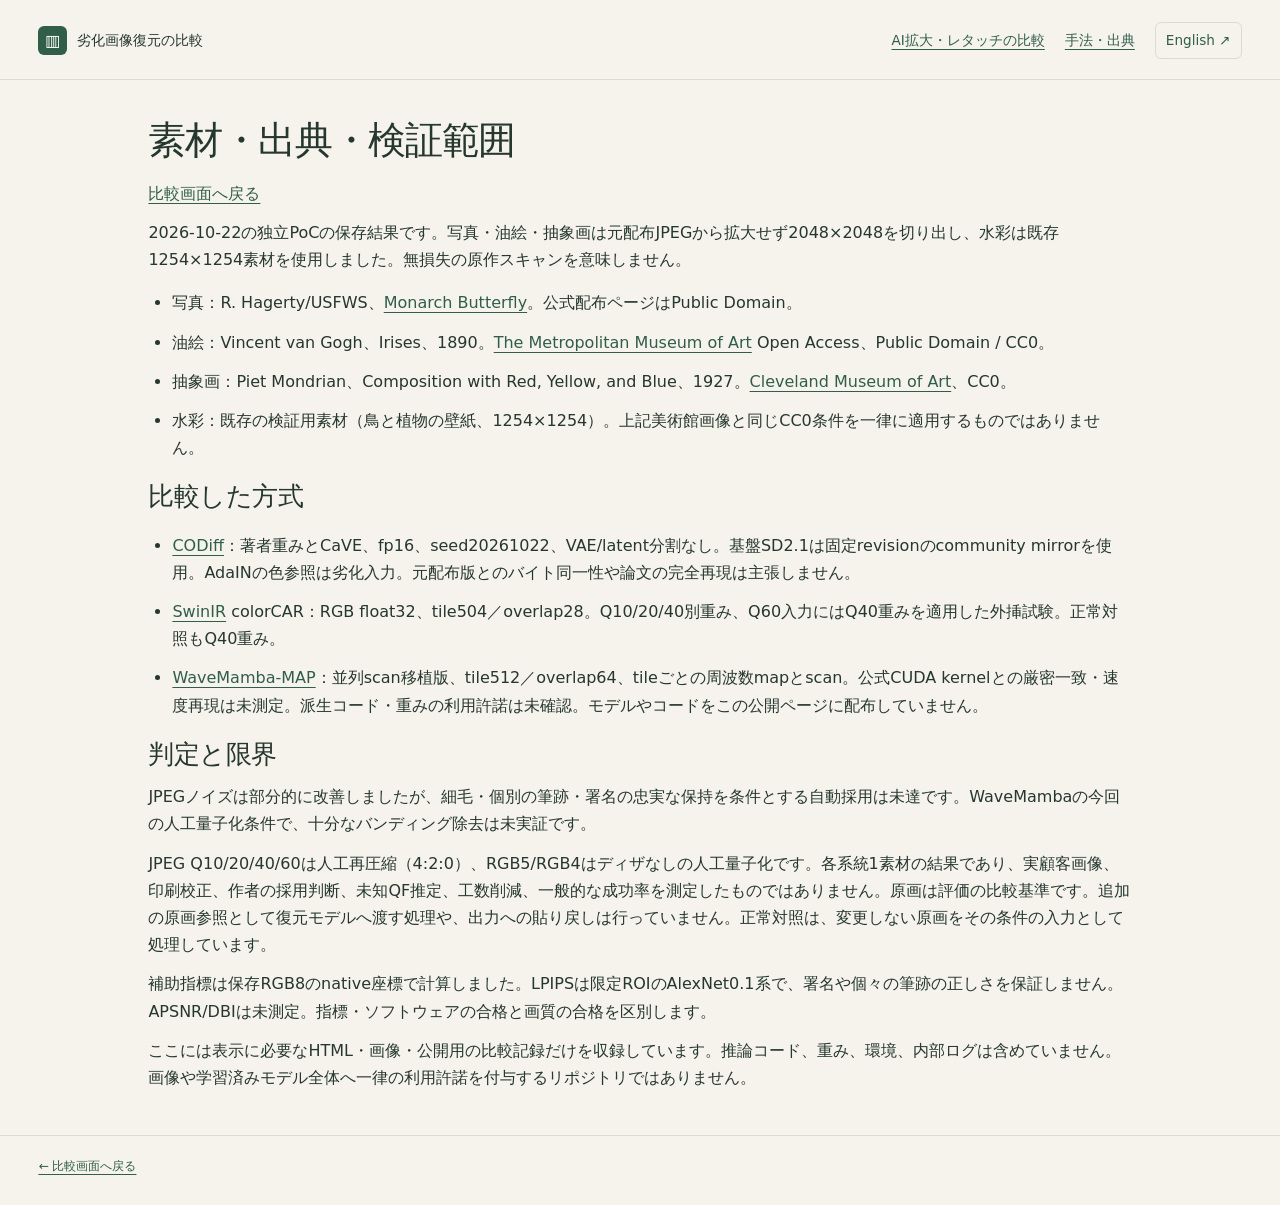
<file: credits.html>
<!doctype html>
<html lang="ja"><head><meta charset="utf-8"><meta name="viewport" content="width=device-width, initial-scale=1"><title>出典・方法・評価範囲</title><link rel="stylesheet" href="assets/site.css"></head>
<body class="credits-page"><a class="skip-link" href="#main">本文へ</a><header>
    <a class="brand" href="./"><span class="brand-mark" aria-hidden="true">▥</span>劣化画像復元の比較</a>
    <nav aria-label="ページ案内"><a href="https://mxd2024.github.io/image-repair-comparison/">AI拡大・レタッチの比較</a><a href="credits.html">手法・出典</a><a id="language-link" class="language-link" href="en/credits.html" lang="en" hreflang="en">English ↗</a></nav>
  </header><main id="main" class="document-content"><h1>素材・出典・検証範囲</h1><p><a href="index.html">比較画面へ戻る</a></p>
<p>2026-10-22の独立PoCの保存結果です。写真・油絵・抽象画は元配布JPEGから拡大せず2048×2048を切り出し、水彩は既存1254×1254素材を使用しました。無損失の原作スキャンを意味しません。</p>
<ul><li>写真：R. Hagerty/USFWS、<a href="https://www.fws.gov/media/monarch-butterfly">Monarch Butterfly</a>。公式配布ページはPublic Domain。</li>
<li>油絵：Vincent van Gogh、Irises、1890。<a href="https://www.metmuseum.org/art/collection/search/436528">The Metropolitan Museum of Art</a> Open Access、Public Domain / CC0。</li>
<li>抽象画：Piet Mondrian、Composition with Red, Yellow, and Blue、1927。<a href="https://www.clevelandart.org/art/1967.215">Cleveland Museum of Art</a>、CC0。</li>
<li>水彩：既存の検証用素材（鳥と植物の壁紙、1254×1254）。上記美術館画像と同じCC0条件を一律に適用するものではありません。</li></ul>
<h2>比較した方式</h2><ul><li><a href="https://github.com/jp-guo/CODiff">CODiff</a>：著者重みとCaVE、fp16、seed20261022、VAE/latent分割なし。基盤SD2.1は固定revisionのcommunity mirrorを使用。AdaINの色参照は劣化入力。元配布版とのバイト同一性や論文の完全再現は主張しません。</li>
<li><a href="https://github.com/JingyunLiang/SwinIR">SwinIR</a> colorCAR：RGB float32、tile504／overlap28。Q10/20/40別重み、Q60入力にはQ40重みを適用した外挿試験。正常対照もQ40重み。</li>
<li><a href="https://github.com/xinyiW915/Debanding-PCS2025">WaveMamba-MAP</a>：並列scan移植版、tile512／overlap64、tileごとの周波数mapとscan。公式CUDA kernelとの厳密一致・速度再現は未測定。派生コード・重みの利用許諾は未確認。モデルやコードをこの公開ページに配布していません。</li></ul>
<h2>判定と限界</h2><p>JPEGノイズは部分的に改善しましたが、細毛・個別の筆跡・署名の忠実な保持を条件とする自動採用は未達です。WaveMambaの今回の人工量子化条件で、十分なバンディング除去は未実証です。</p>
<p>JPEG Q10/20/40/60は人工再圧縮（4:2:0）、RGB5/RGB4はディザなしの人工量子化です。各系統1素材の結果であり、実顧客画像、印刷校正、作者の採用判断、未知QF推定、工数削減、一般的な成功率を測定したものではありません。原画は評価の比較基準です。追加の原画参照として復元モデルへ渡す処理や、出力への貼り戻しは行っていません。正常対照は、変更しない原画をその条件の入力として処理しています。</p>
<p>補助指標は保存RGB8のnative座標で計算しました。LPIPSは限定ROIのAlexNet0.1系で、署名や個々の筆跡の正しさを保証しません。APSNR/DBIは未測定。指標・ソフトウェアの合格と画質の合格を区別します。</p>
<p>ここには表示に必要なHTML・画像・公開用の比較記録だけを収録しています。推論コード、重み、環境、内部ログは含めていません。画像や学習済みモデル全体へ一律の利用許諾を付与するリポジトリではありません。</p>
</main><footer><a href="index.html">← 比較画面へ戻る</a></footer></body></html>
</file>
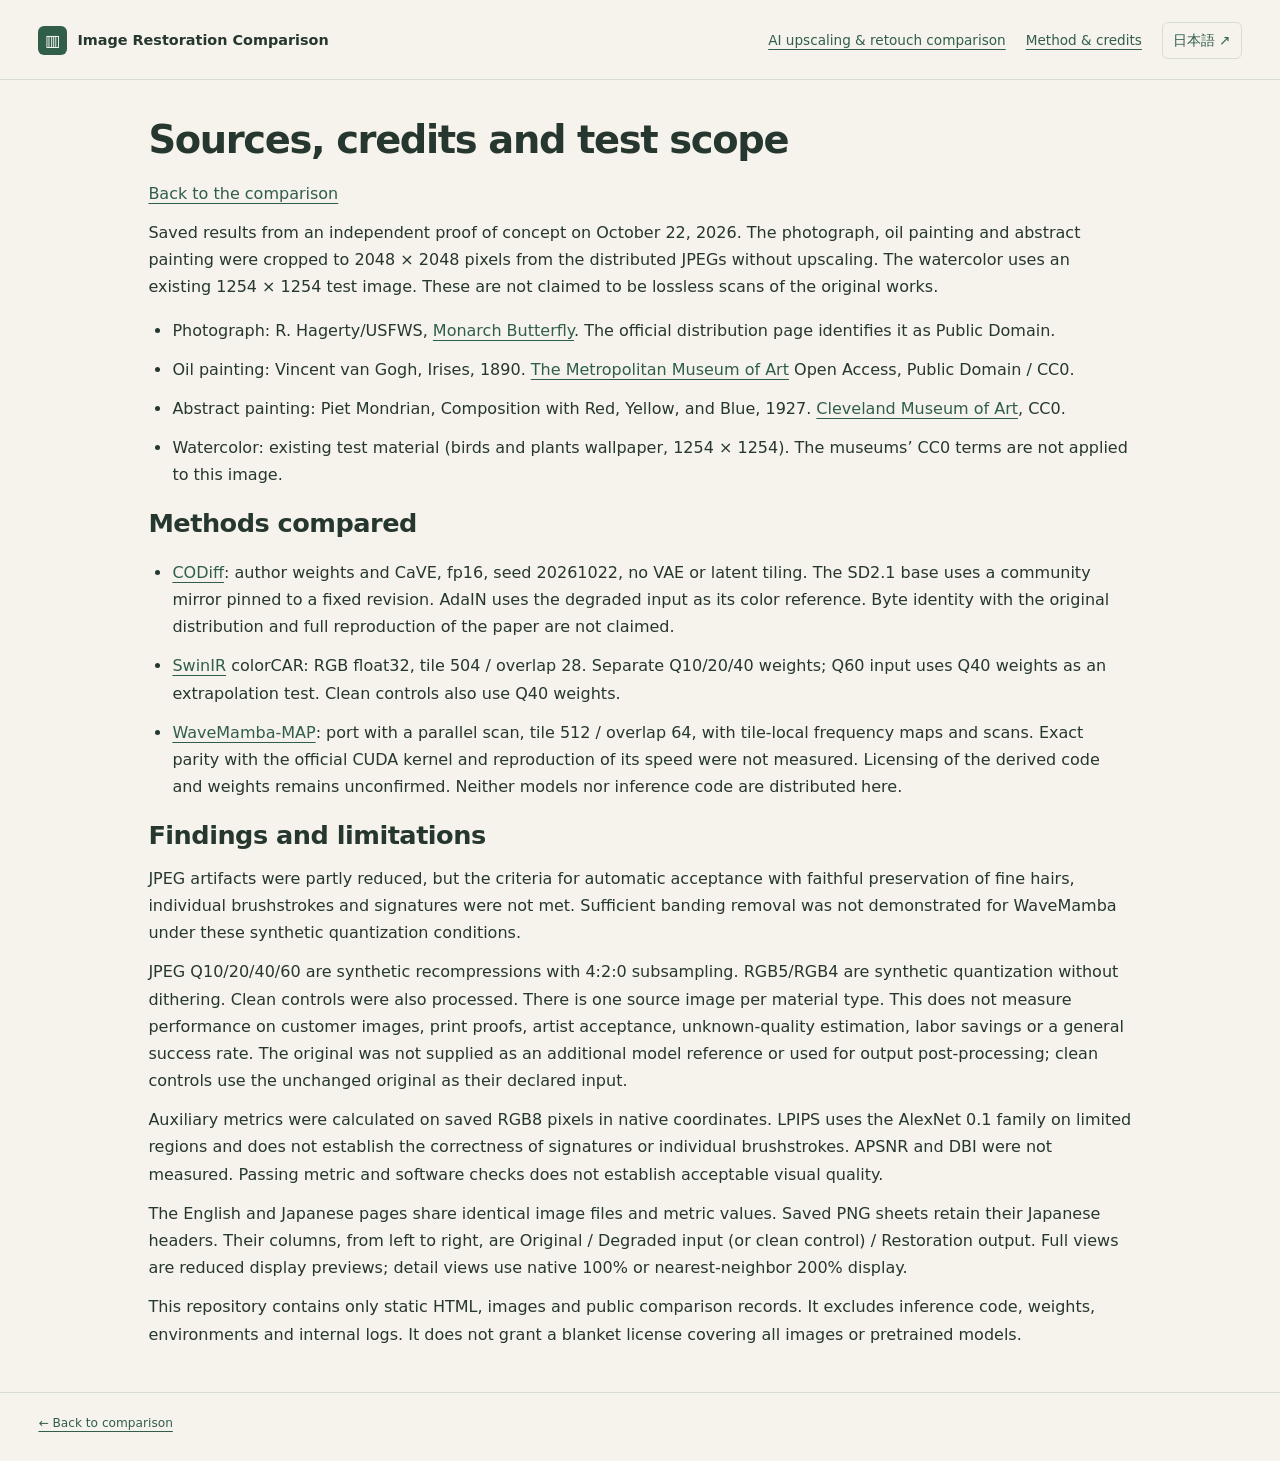
<file: en/credits.html>
<!doctype html>
<html lang="en"><head><meta charset="utf-8"><meta name="viewport" content="width=device-width, initial-scale=1"><title>Sources, method &amp; scope</title><link rel="stylesheet" href="../assets/site.css"></head>
<body class="credits-page"><a class="skip-link" href="#main">Skip to content</a><header>
    <a class="brand" href="./"><span class="brand-mark" aria-hidden="true">▥</span>Image Restoration Comparison</a>
    <nav aria-label="Page navigation"><a href="https://mxd2024.github.io/image-repair-comparison/en/">AI upscaling &amp; retouch comparison</a><a href="credits.html">Method &amp; credits</a><a id="language-link" class="language-link" href="../credits.html" lang="ja" hreflang="ja">日本語 ↗</a></nav>
  </header><main id="main" class="document-content"><h1>Sources, credits and test scope</h1><p><a href="index.html">Back to the comparison</a></p>
<p>Saved results from an independent proof of concept on October 22, 2026. The photograph, oil painting and abstract painting were cropped to 2048 × 2048 pixels from the distributed JPEGs without upscaling. The watercolor uses an existing 1254 × 1254 test image. These are not claimed to be lossless scans of the original works.</p>
<ul><li>Photograph: R. Hagerty/USFWS, <a href="https://www.fws.gov/media/monarch-butterfly">Monarch Butterfly</a>. The official distribution page identifies it as Public Domain.</li>
<li>Oil painting: Vincent van Gogh, Irises, 1890. <a href="https://www.metmuseum.org/art/collection/search/436528">The Metropolitan Museum of Art</a> Open Access, Public Domain / CC0.</li>
<li>Abstract painting: Piet Mondrian, Composition with Red, Yellow, and Blue, 1927. <a href="https://www.clevelandart.org/art/1967.215">Cleveland Museum of Art</a>, CC0.</li>
<li>Watercolor: existing test material (birds and plants wallpaper, 1254 × 1254). The museums’ CC0 terms are not applied to this image.</li></ul>
<h2>Methods compared</h2><ul><li><a href="https://github.com/jp-guo/CODiff">CODiff</a>: author weights and CaVE, fp16, seed 20261022, no VAE or latent tiling. The SD2.1 base uses a community mirror pinned to a fixed revision. AdaIN uses the degraded input as its color reference. Byte identity with the original distribution and full reproduction of the paper are not claimed.</li>
<li><a href="https://github.com/JingyunLiang/SwinIR">SwinIR</a> colorCAR: RGB float32, tile 504 / overlap 28. Separate Q10/20/40 weights; Q60 input uses Q40 weights as an extrapolation test. Clean controls also use Q40 weights.</li>
<li><a href="https://github.com/xinyiW915/Debanding-PCS2025">WaveMamba-MAP</a>: port with a parallel scan, tile 512 / overlap 64, with tile-local frequency maps and scans. Exact parity with the official CUDA kernel and reproduction of its speed were not measured. Licensing of the derived code and weights remains unconfirmed. Neither models nor inference code are distributed here.</li></ul>
<h2>Findings and limitations</h2><p>JPEG artifacts were partly reduced, but the criteria for automatic acceptance with faithful preservation of fine hairs, individual brushstrokes and signatures were not met. Sufficient banding removal was not demonstrated for WaveMamba under these synthetic quantization conditions.</p>
<p>JPEG Q10/20/40/60 are synthetic recompressions with 4:2:0 subsampling. RGB5/RGB4 are synthetic quantization without dithering. Clean controls were also processed. There is one source image per material type. This does not measure performance on customer images, print proofs, artist acceptance, unknown-quality estimation, labor savings or a general success rate. The original was not supplied as an additional model reference or used for output post-processing; clean controls use the unchanged original as their declared input.</p>
<p>Auxiliary metrics were calculated on saved RGB8 pixels in native coordinates. LPIPS uses the AlexNet 0.1 family on limited regions and does not establish the correctness of signatures or individual brushstrokes. APSNR and DBI were not measured. Passing metric and software checks does not establish acceptable visual quality.</p>
<p>The English and Japanese pages share identical image files and metric values. Saved PNG sheets retain their Japanese headers. Their columns, from left to right, are Original / Degraded input (or clean control) / Restoration output. Full views are reduced display previews; detail views use native 100% or nearest-neighbor 200% display.</p>
<p>This repository contains only static HTML, images and public comparison records. It excludes inference code, weights, environments and internal logs. It does not grant a blanket license covering all images or pretrained models.</p></main><footer><a href="index.html">← Back to comparison</a></footer></body></html>
</file>
<file: assets/site.css>
:root{color-scheme:light;--paper:#f5f3eb;--panel:#fffdf7;--ink:#26372f;--muted:#617067;--green:#315e49;--line:#d8ddd1;--pale:#e8eee2;--warning:#795c30;--radius:12px;font-family:"Hiragino Kaku Gothic ProN","Yu Gothic",Meiryo,system-ui,sans-serif;font-synthesis:none}
*{box-sizing:border-box}html{scroll-behavior:smooth}body{margin:0;background:var(--paper);color:var(--ink);line-height:1.7;overflow-wrap:anywhere}button,input,select{font:inherit}button,select,input[type=range]{cursor:pointer}button,select{min-height:44px}button{border:1px solid var(--line);border-radius:7px;background:var(--panel);color:var(--ink);padding:9px 16px}button:hover{background:var(--pale)}button:disabled{cursor:wait;opacity:.6}a{color:var(--green);text-underline-offset:4px}a:hover{text-decoration-thickness:2px}button:focus-visible,a:focus-visible,select:focus-visible,input:focus-visible,[tabindex]:focus-visible{outline:3px solid #b68c3f;outline-offset:3px}h1,h2,h3,p{margin-top:0}h1{font-size:clamp(1.75rem,3vw,2.7rem);line-height:1.45;letter-spacing:-.035em;margin-bottom:12px}h2{font-size:clamp(1.25rem,2vw,1.6rem);line-height:1.5;letter-spacing:-.02em;margin-bottom:10px}h3{font-size:1rem;line-height:1.6;margin-bottom:8px}p{margin-bottom:12px}main,header,footer{max-width:1600px;margin:auto;padding-inline:clamp(16px,3vw,48px)}header{display:flex;align-items:center;justify-content:space-between;gap:16px;padding-top:22px;padding-bottom:20px;border-bottom:1px solid var(--line)}.brand{display:flex;align-items:center;gap:10px;color:var(--ink);font-weight:700;font-size:.9rem;text-decoration:none}.brand-mark{width:29px;height:29px;background:var(--green);display:grid;place-items:center;border-radius:6px;color:#fff;font-size:16px}nav{display:flex;align-items:center;gap:20px;font-size:.85rem;white-space:nowrap}.language-link{padding:6px 10px;border:1px solid var(--line);border-radius:6px;text-decoration:none}.intro{padding-block:32px 24px;max-width:900px}.eyebrow{font-family:system-ui,sans-serif;font-size:.72rem;font-weight:650;letter-spacing:.13em;color:var(--green);margin-bottom:10px}.intro p:last-child{color:var(--muted);font-size:.95rem;max-width:760px;margin-bottom:0}.section-label{display:flex;align-items:baseline;gap:12px;margin-bottom:14px}.section-label span{font-family:system-ui,sans-serif;color:var(--green);font-size:.75rem;letter-spacing:.12em}.section-label h2{margin:0;font-size:1.1rem}.case-list{display:grid;grid-template-columns:repeat(var(--case-count,3),minmax(0,1fr));gap:12px;margin-bottom:20px}.case-button{display:flex;align-items:center;text-align:left;gap:14px;padding:10px 14px;border-radius:var(--radius);background:transparent;min-width:0}.case-button img{width:56px;height:56px;object-fit:cover;border-radius:6px;flex:none}.case-button span{font-weight:650;font-size:.9rem}.case-button[aria-pressed=true]{border-color:var(--green);background:var(--pale);box-shadow:inset 0 0 0 1px var(--green)}.comparison{background:var(--panel);border:1px solid var(--line);border-radius:var(--radius);overflow:hidden}.selection-controls{display:grid;grid-template-columns:minmax(0,1fr) auto minmax(0,1fr);gap:14px;align-items:end;padding:20px 22px 16px}.control{display:flex;flex-direction:column;gap:5px;min-width:0}.control label,.control-label{font-size:.74rem;font-weight:650;color:var(--muted)}select{width:100%;border:1px solid var(--line);border-radius:7px;background:var(--panel);padding:9px 32px 9px 11px;color:var(--ink);min-width:0;max-width:100%;font-size:.88rem}.swap-button{height:44px;padding:8px 14px;min-width:46px;font-size:1.2rem;line-height:1}.view-controls{display:grid;grid-template-columns:minmax(0,1fr) 190px;gap:14px;padding:0 22px 16px}.blend-controls{margin:0 22px 16px;padding:12px 14px;border:1px solid var(--line);border-radius:8px;display:grid;grid-template-columns:auto minmax(0,1fr) minmax(0,1fr);align-items:center;gap:14px;background:#f4f5ec}.blend-controls[hidden]{display:none}.blend-controls legend{font-size:.75rem;color:var(--muted);font-weight:650;padding-inline:6px}.blend-controls .blend-help{font-size:.75rem;color:var(--muted);margin:0;grid-column:1/-1}.blend-tag{color:var(--green);font-size:.8rem;font-weight:650}.image-viewport{height:clamp(320px,64vh,740px);overflow:auto;background:#e5e6dd;overscroll-behavior:contain;border-block:1px solid var(--line);position:relative}.viewport-inner{width:max-content;height:max-content;min-width:100%;min-height:100%;padding:16px;display:flex}.image-stage{position:relative;overflow:hidden;flex:none;margin:auto;background:#dadcd3}.image-stage img{position:absolute;max-width:none;display:block;image-rendering:pixelated;user-select:none;pointer-events:none}.right-layer{position:absolute;inset:0;overflow:hidden}.divider{position:absolute;top:0;bottom:0;width:3px;background:#fff;box-shadow:0 0 0 1px #26372f50;transform:translateX(-50%);cursor:ew-resize;touch-action:none;z-index:3}.divider-grip{position:absolute;top:50%;left:50%;transform:translate(-50%,-50%);background:var(--green);color:white;border:2px solid white;border-radius:100px;width:40px;height:54px;display:grid;place-items:center;font-family:system-ui,sans-serif;font-size:16px;box-shadow:0 2px 10px #0003;letter-spacing:-4px;padding-right:4px}.viewer-caption{display:flex;justify-content:space-between;gap:16px;padding:10px 22px;color:var(--muted);font-size:.78rem;border-bottom:1px solid var(--line)}.viewer-caption strong{font-weight:650;color:var(--green)}.position-controls{display:grid;grid-template-columns:auto minmax(0,1fr) auto;align-items:center;gap:14px;padding:14px 22px 8px}.position-controls label,.position-controls output{font-size:.76rem;color:var(--muted)}input[type=range]{width:100%;accent-color:var(--green);margin:0;min-width:0;min-height:30px}.viewer-meta{padding:0 22px 14px;display:flex;justify-content:space-between;gap:12px;flex-wrap:wrap;color:var(--muted);font-size:.7rem}.viewer-meta p{margin:0}.status{min-height:1.7em}.status[data-error=true]{color:#a32f2f}.comparison.busy .image-stage{opacity:.45}.comparison.busy .divider{visibility:hidden}.detail-section,.findings,.method-section{padding-top:32px}.section-description{color:var(--muted);font-size:.86rem;margin-bottom:16px}.detail-grid{display:grid;grid-template-columns:repeat(3,minmax(0,1fr));gap:14px}.detail-card{min-width:0;border:1px solid var(--line);border-radius:var(--radius);overflow:hidden;background:var(--panel);margin:0}.detail-card figcaption{padding:11px 14px;font-size:.78rem;font-weight:650;border-bottom:1px solid var(--line);min-height:54px;display:flex;align-items:center}.detail-viewport{overflow:auto;height:270px;background:#e5e6dd;overscroll-behavior:contain}.detail-viewport .viewport-inner{padding:12px}.detail-meta{font-size:.72rem;color:var(--muted);margin-top:10px}.finding-grid{display:grid;grid-template-columns:1.2fr 1fr 1fr;gap:14px}.finding{padding:20px 22px;border-top:3px solid var(--line);background:var(--panel);border-radius:0 0 var(--radius) var(--radius)}.finding:first-child{border-top-color:var(--green)}.finding p{font-size:.85rem;color:var(--muted);margin:0}.finding-number{font-family:system-ui,sans-serif;color:var(--green);font-size:.72rem;letter-spacing:.08em;display:block;margin-bottom:10px}.case-finding{padding:18px 22px;margin-top:14px;border:1px solid var(--line);border-radius:var(--radius);font-size:.86rem}.case-finding strong{display:block;margin-bottom:4px}.case-finding p{color:var(--muted);margin:0}.method-section{padding-bottom:38px}details{border-block:1px solid var(--line);padding:16px 0}summary{cursor:pointer;font-size:.9rem;font-weight:650}details .method-content{padding-top:16px;font-size:.85rem;max-width:970px;color:var(--muted)}details ul{padding-left:1.3rem;margin-block:0 14px}details li{margin-bottom:7px}.method-note{color:var(--warning)}footer{padding-top:20px;padding-bottom:28px;border-top:1px solid var(--line);display:flex;justify-content:space-between;gap:16px;color:var(--muted);font-size:.76rem}footer p{margin:0}.noscript{padding:20px;background:#fff4d7;border:1px solid #ccb16c}.skip-link{position:absolute;top:-80px;left:16px;background:white;padding:12px;z-index:20}.skip-link:focus{top:12px}[hidden]{display:none!important}
@media(min-width:1800px){.image-viewport{height:740px}}@media(max-width:760px){header{padding-block:16px}nav{gap:12px}.intro{padding-block:24px 20px}.case-list{gap:8px}.case-button{flex-direction:column;gap:7px;padding:10px 6px;text-align:center}.case-button img{width:48px;height:48px}.case-button span{font-size:.75rem}.selection-controls{padding:16px 14px 12px;gap:8px}.selection-controls select{font-size:.76rem;padding-left:8px;padding-right:20px}.swap-button{padding-inline:10px;min-width:38px}.view-controls{grid-template-columns:minmax(0,1fr) 115px;padding-inline:14px;gap:10px}.view-controls select{font-size:.78rem}.blend-controls{margin-inline:14px;grid-template-columns:1fr 1fr;gap:10px;padding:10px}.blend-tag{display:none}.blend-controls select{font-size:.76rem}.image-viewport{height:55vh;min-height:310px;max-height:620px}.viewer-caption{padding:9px 14px;font-size:.7rem;gap:10px}.position-controls{padding:10px 14px 6px;gap:9px}.position-controls label{font-size:.7rem}.viewer-meta{padding-inline:14px}.detail-grid{grid-template-columns:1fr}.detail-viewport{height:310px}.detail-card figcaption{min-height:0}.finding-grid{grid-template-columns:1fr}.finding{padding:17px 18px}.finding-number{margin-bottom:5px}.finding h3{margin-bottom:5px}.detail-section,.findings,.method-section{padding-top:26px}footer{flex-direction:column;gap:8px}.section-label{gap:8px}.section-label h2{font-size:1rem}}@media(max-width:390px){.brand{font-size:.76rem;gap:7px}nav{font-size:.75rem;gap:9px}.brand-mark{width:25px;height:25px}.language-link{padding:5px 7px}.selection-controls{grid-template-columns:minmax(0,1fr) 34px minmax(0,1fr);gap:5px}.swap-button{min-width:34px;padding:6px}.control label{font-size:.68rem}.position-controls{grid-template-columns:auto minmax(0,1fr) 30px}.viewer-caption{font-size:.66rem}}
body[data-loading=true] .image-stage img{visibility:hidden}.section-label small{font-size:.72rem;font-weight:400;color:var(--muted)}@media(max-width:760px){header{flex-wrap:wrap;gap:12px}header nav{margin-left:auto}.section-label small{display:inline-block}}
header nav{flex-wrap:wrap}

.dataset-controls{display:grid;grid-template-columns:1fr 1fr;gap:14px;padding:20px 22px 0}.comparison-guide{padding:0 22px;margin:0 0 14px;color:var(--muted);font-size:.76rem}.divider-grip{left:0}.record-links{display:flex;flex-wrap:wrap;gap:10px 20px;padding-top:16px;font-size:.85rem}.entry-note{white-space:pre-wrap;overflow-wrap:anywhere;font:12px/1.7 system-ui,sans-serif;color:var(--muted);margin:16px 0 0}.document-content{max-width:1060px;padding-top:32px;padding-bottom:32px}.document-content>section{padding:28px 0;border-bottom:1px solid var(--line)}.document-content .lead{max-width:780px;color:var(--muted)}.document-content .date,.document-content .note{font-size:.88rem;color:var(--muted)}.document-content ul,.document-content ol{padding-left:1.5rem}.document-content li{margin-bottom:12px}.document-content .source-grid{display:grid;grid-template-columns:repeat(3,minmax(0,1fr));gap:16px}.document-content .source{background:var(--panel);border:1px solid var(--line);border-radius:var(--radius);padding:20px;font-size:.88rem}.document-content .source-label{color:var(--muted);font-size:.75rem}.document-content .finding{margin-bottom:22px}.document-content .settings{font-size:.8rem;color:var(--muted);margin-top:8px}@media(max-width:760px){.dataset-controls{padding:16px 14px 0;gap:10px}.comparison-guide{padding-inline:14px}.document-content .source-grid{grid-template-columns:1fr}.case-list{grid-template-columns:repeat(2,minmax(0,1fr))}.case-button{flex-direction:row;text-align:left;padding:10px}.case-button img{width:40px;height:40px}}
</file>
